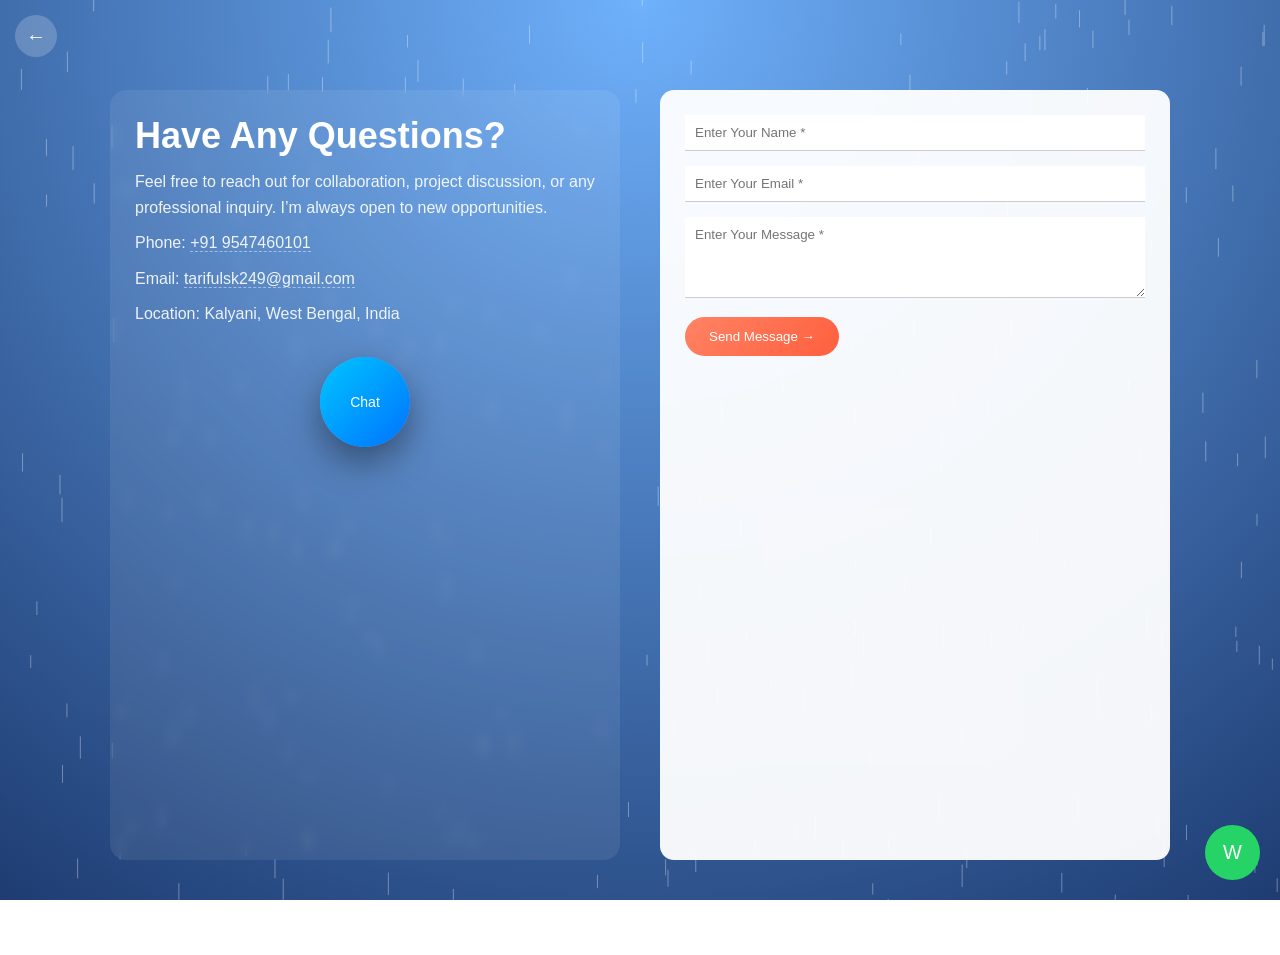
<file: Contact.html>
<!DOCTYPE html>
<html lang="en">
<head>
  <meta charset="UTF-8">
  <title>Contact | Tariful Sk</title>
  <meta name="viewport" content="width=device-width, initial-scale=1.0">
  <link rel="stylesheet" href="Contact.css">
</head>
<body>

<!-- RAIN BACKGROUND -->
<canvas id="rainCanvas"></canvas>

<!-- BACK TO HOME -->
<a href="./index.html" class="back-arrow">←</a>

<section class="contact-wrapper">

  <!-- LEFT INFO -->
  <div class="contact-info">
    <h1>Have Any Questions?</h1>

    <p>
      Feel free to reach out for collaboration, project discussion,
      or any professional inquiry. I’m always open to new opportunities.
    </p>

    <div class="details">
      <p>Phone: <a href="tel:+919547460101">+91 9547460101</a></p>
      <p>Email: <a href="mailto:tarifulsk249@gmail.com">tarifulsk249@gmail.com</a></p>
      <p>Location: Kalyani, West Bengal, India</p>
    </div>

    <!-- ANIMATED CONTACT ICON -->
    <div class="contact-icon" id="contactIcon">
      <div class="pulse-ring"></div>
      <div class="icon-circle">
        Chat
        <span class="click-text">Click Me</span>
      </div>
    </div>
  </div>

  <!-- RIGHT FORM -->
  <div class="contact-box">
    <form id="contactForm">
      <input type="text" id="username" placeholder="Enter Your Name *" required>
      <input type="email" placeholder="Enter Your Email *" required>
      <textarea rows="4" placeholder="Enter Your Message *" required></textarea>
      <button type="submit">Send Message →</button>
    </form>

    <!-- GOOGLE MAP -->
    <iframe
      src="https://www.google.com/maps?q=Kalyani,West%20Bengal,India&output=embed"
      loading="lazy">
    </iframe>
  </div>

</section>

<!-- WHATSAPP FLOAT BUTTON -->
<a href="#" id="whatsappBtn" class="whatsapp-btn">W</a>

<footer>
  © 2025 Tariful Sk | Full-Stack Web Developer
</footer>

<script src="Contact.js"></script>
</body>
</html>
</file>
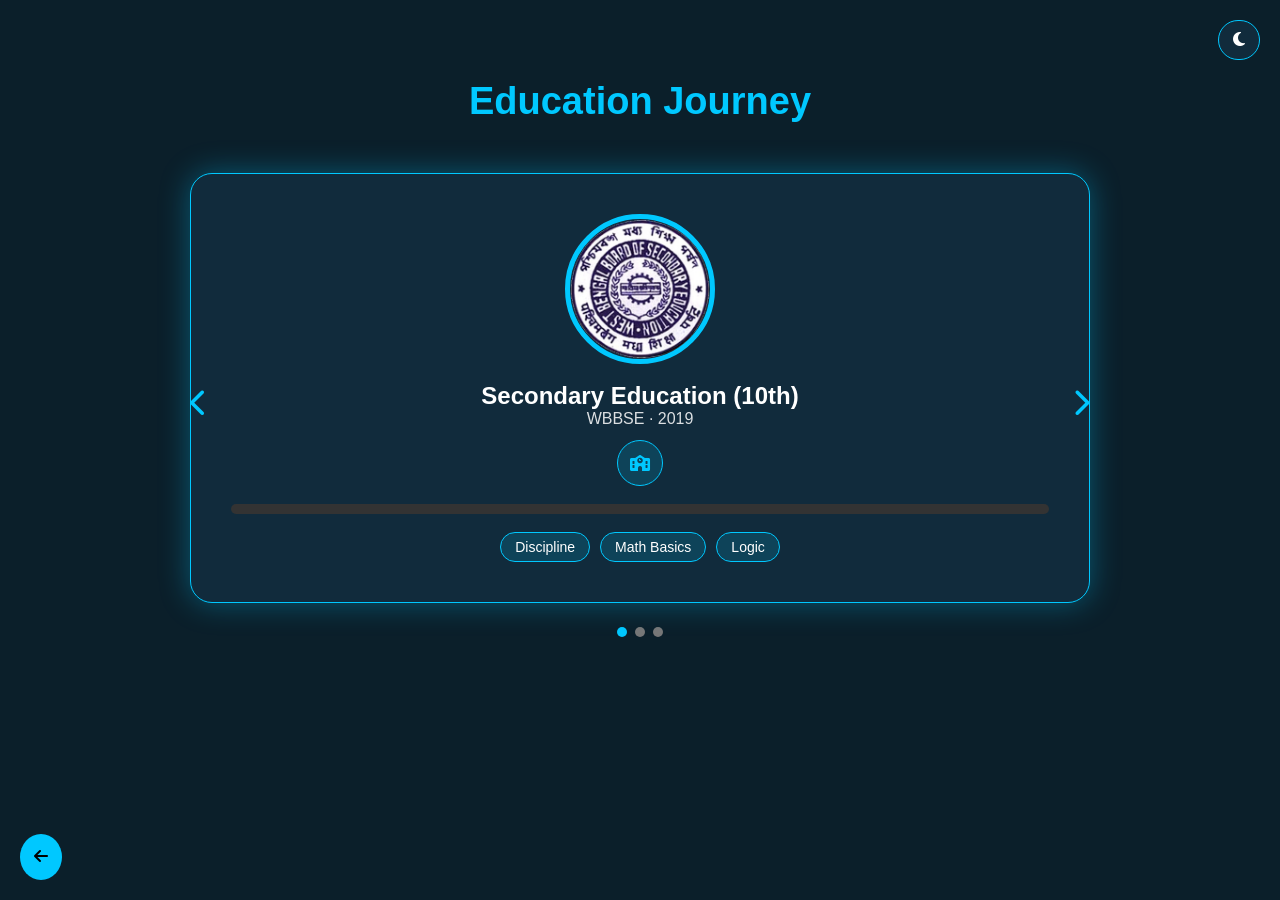
<file: education.html>
<!DOCTYPE html>
<html lang="en">
<head>
<meta charset="UTF-8">
<title>Education Journey</title>
<meta name="viewport" content="width=device-width, initial-scale=1.0">

<link rel="stylesheet"
 href="https://cdnjs.cloudflare.com/ajax/libs/font-awesome/6.5.0/css/all.min.css">
<link rel="stylesheet" href="./education.css">
</head>

<body>

<div class="theme-toggle" id="themeToggle">
  <i class="fas fa-moon"></i>
</div>

<section class="education">
  <h1 class="section-title">Education Journey</h1>

  <div class="slider" id="slider">

    <!-- SLIDE 1 -->
    <div class="slide active">
      <div class="circle">
        <img src="images/logo_mp.png">
      </div>

      <h2>Secondary Education (10th)</h2>
      <p class="meta">WBBSE · 2019</p>

      <div class="edu-icon"><i class="fas fa-school"></i></div>

      <div class="progress">
        <span data-progress="90%"></span>
      </div>

      <div class="skills">
        <span>Discipline</span>
        <span>Math Basics</span>
        <span>Logic</span>
      </div>
    </div>

    <!-- SLIDE 2 -->
    <div class="slide">
      <div class="circle">
        <img src="images/H.S LOGO.jpg">
      </div>

      <h2>Higher Secondary (PCM)</h2>
      <p class="meta"> I have done my Higher Secondary Education with 76.25% in 2021 respectively West Bengal Council of Higher Secondary Education.Specialized in (PCM) WBCHSE · North 24 Parganas </p>

      <div class="edu-icon"><i class="fas fa-building-columns"></i></div>

      <div class="progress">
        <span data-progress="76%"></span>
      </div>

      <div class="skills">
        <span>Physics</span>
        <span>Problem Solving</span>
        <span>Consistency</span>
      </div>
    </div>

    <!-- SLIDE 3 -->
    <div class="slide">
      <div class="circle">
        <img src="images/Kalyani-University-Logo.png">
      </div>

      <h2>B.Tech </h2>
      <p class="meta">B.Tech. in Information Technology
University_of_Kalyani

2026

Pursuing Bachelor of Technology (B.Tech.) in Information Technology (IT) from University of Kalyani, Nadia, West Bengal. "</p>

      <div class="edu-icon"><i class="fas fa-graduation-cap"></i></div>

      <div class="progress">
        <span data-progress="65%"></span>
      </div>

      <div class="skills">
        <span>Programming</span>
        <span>Web Development</span>
        <span>Problem Solving</span>
      </div>
    </div>

    <div class="nav">
      <button id="prev"><i class="fas fa-chevron-left"></i></button>
      <button id="next"><i class="fas fa-chevron-right"></i></button>
    </div>

  </div>

  <div class="dots" id="dots"></div>
</section>

<a href="index.html" class="back-home"><i class="fas fa-arrow-left"></i></a>

<script src="education.js"></script>
</body>
</html>
</file>
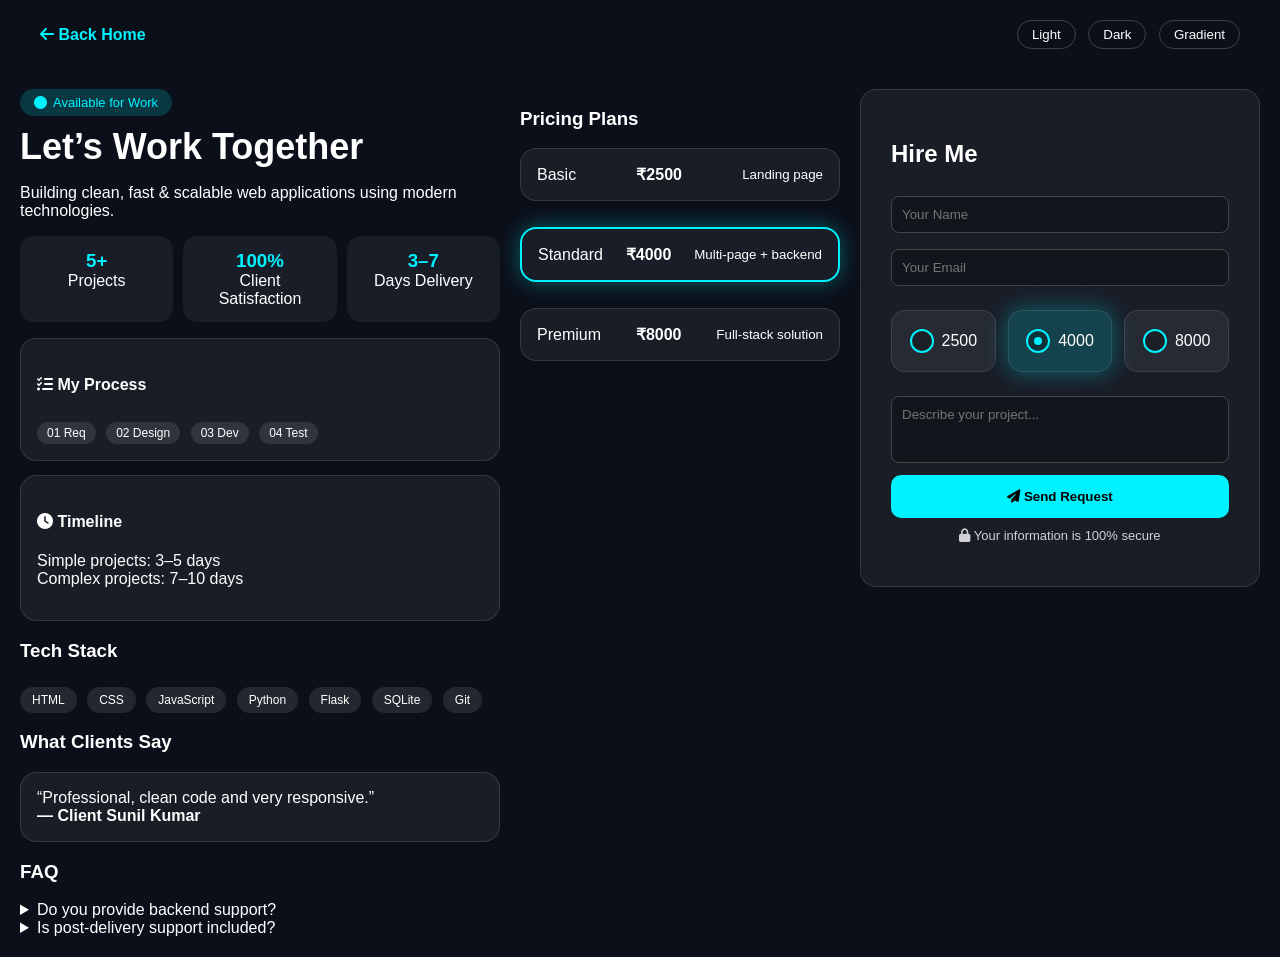
<file: hireme.html>
<!DOCTYPE html>
<html lang="en">
<head>
  <meta charset="UTF-8">
  <meta name="viewport" content="width=device-width, initial-scale=1.0">
  <title>Hire Me | Portfolio</title>

  <link rel="stylesheet" href="./hireme.css">
  <link rel="stylesheet" href="https://cdnjs.cloudflare.com/ajax/libs/font-awesome/6.5.0/css/all.min.css">
</head>

<!-- ❌ body class REMOVED -->
<body>

<!-- ================= NAV ================= -->
<nav class="navbar">
  <a href="./index.html" class="back-link">
    <i class="fas fa-arrow-left"></i> Back Home
  </a>

  <div class="theme-btns">
    <button onclick="changeTheme('light')">Light</button>
    <button onclick="changeTheme('dark')">Dark</button>
    <button onclick="changeTheme('gradient')">Gradient</button>
  </div>
</nav>

<!-- ================= DASHBOARD ================= -->
<div class="dashboard-wrapper">

  <!-- ========== LEFT PANEL ========== -->
  <aside class="left-panel">

    <div class="hero-text">
      <span class="status-pill">
        <i class="fas fa-circle"></i> Available for Work
      </span>
      <h1>Let’s Work Together</h1>
      <p>Building clean, fast & scalable web applications using modern technologies.</p>
    </div>

    <div class="stats-row">
      <div class="stat-box">
        <h3>5+</h3>
        <span>Projects</span>
      </div>
      <div class="stat-box">
        <h3>100%</h3>
        <span>Client Satisfaction</span>
      </div>
      <div class="stat-box">
        <h3>3–7</h3>
        <span>Days Delivery</span>
      </div>
    </div>

    <div class="info-grid">
      <div class="grid-card">
        <h4><i class="fas fa-tasks"></i> My Process</h4>
        <div class="mini-steps">
          <span>01 Req</span>
          <span>02 Design</span>
          <span>03 Dev</span>
          <span>04 Test</span>
        </div>
      </div>

      <div class="grid-card">
        <h4><i class="fas fa-clock"></i> Timeline</h4>
        <p>Simple projects: 3–5 days<br>Complex projects: 7–10 days</p>
      </div>
    </div>

    <div class="tech-stack">
      <h3>Tech Stack</h3>
      <div class="tech-tags">
        <span>HTML</span>
        <span>CSS</span>
        <span>JavaScript</span>
        <span>Python</span>
        <span>Flask</span>
        <span>SQLite</span>
        <span>Git</span>
      </div>
    </div>

    <div class="extra-info">
      <h3>What Clients Say</h3>
      <div class="testimonial-box">
        “Professional, clean code and very responsive.”  
        <br><b>— Client Sunil Kumar</b>
      </div>
    </div>

    <div class="extra-info">
      <h3>FAQ</h3>
      <details>
        <summary>Do you provide backend support?</summary>
        <p>Yes. Flask + SQLite / MySQL supported.</p>
      </details>
      <details>
        <summary>Is post-delivery support included?</summary>
        <p>Yes. Basic support is always included.</p>
      </details>
    </div>

  </aside>

  <!-- ========== PRICING PANEL ========== -->
  <section class="pricing-panel">
    <h3>Pricing Plans</h3>

    <div class="price-list">
      <div class="price-item">
        <span>Basic</span>
        <b>₹2500</b>
        <small>Landing page</small>
      </div>

      <div class="price-item featured">
        <span>Standard</span>
        <b>₹4000</b>
        <small>Multi-page + backend</small>
      </div>

      <div class="price-item">
        <span>Premium</span>
        <b>₹8000</b>
        <small>Full-stack solution</small>
      </div>
    </div>
  </section>

  <!-- ========== FORM PANEL ========== -->
  <section class="form-panel">
    <form id="hireForm" class="glass-card">

      <h2>Hire Me</h2>

      <input type="text" name="name" placeholder="Your Name" required>
      <input type="email" name="email" placeholder="Your Email" required>

      <div class="budget-row">
        <label><input type="radio" name="budget" value="2500"> 2500</label>
        <label><input type="radio" name="budget" value="4000" checked> 4000</label>
        <label><input type="radio" name="budget" value="8000"> 8000</label>
      </div>

      <textarea name="message" placeholder="Describe your project..." rows="3" required></textarea>

      <button type="submit" class="send-btn">
        <i class="fas fa-paper-plane"></i> Send Request
      </button>

      <p class="trust-note">
        <i class="fas fa-lock"></i> Your information is 100% secure
      </p>

    </form>
  </section>

</div>

<!-- SUCCESS MODAL -->
<div id="successModal" class="modal">
  <div class="modal-content">
    <i class="fas fa-check-circle"></i>
    <h2>Thank you for your request✅!</h2>
    <p> I’ll be in touch with you very soon.</p>
    <button onclick="closeModal()">Close</button>
  </div>
</div>

<script src="./hireme.js"></script>
</body>
</html>
</file>
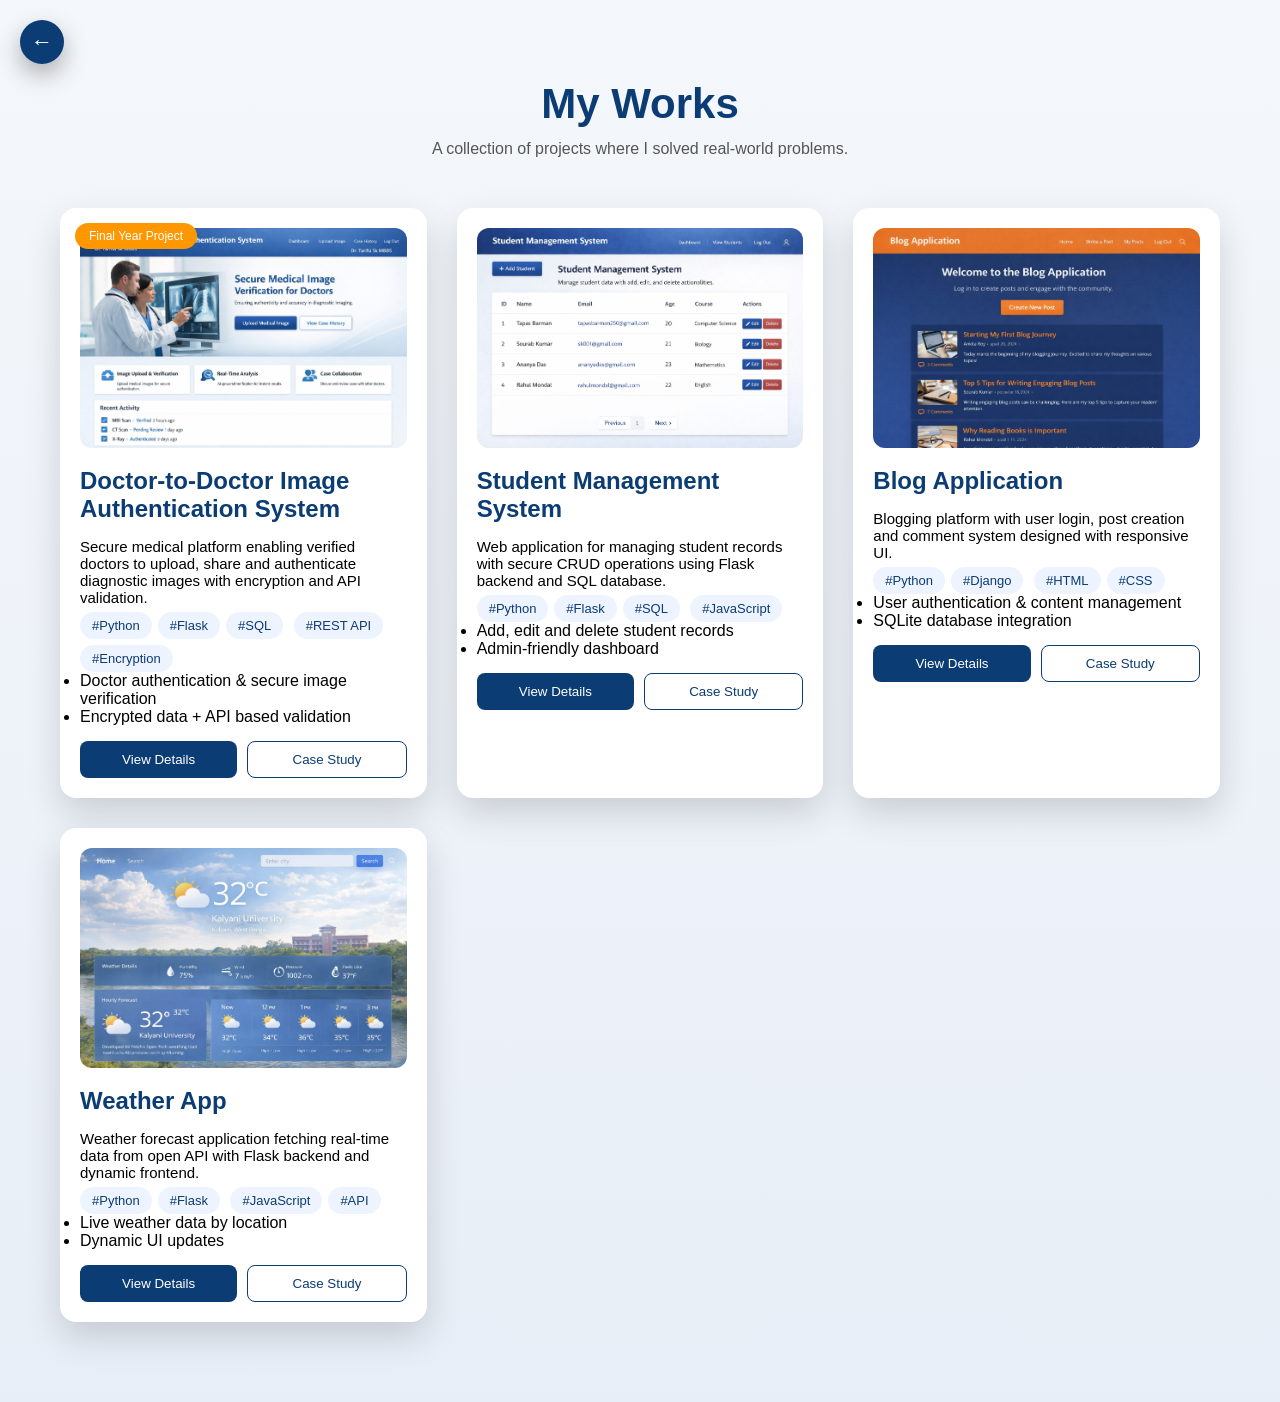
<file: My_Works.html>
<!DOCTYPE html>
<html lang="en">
<head>
  <meta charset="UTF-8">
  <title>My Works</title>
  <meta name="viewport" content="width=device-width, initial-scale=1.0">
  <link rel="stylesheet" href="./My_Works.css">
</head>
<body>

<!-- BACK TO HOME -->
<a href="./index.html" class="back-home">←</a>

<section class="myworks" id="top">
  <h1 class="fade-down">My Works</h1>
  <p class="subtitle fade-down">
    A collection of projects where I solved real-world problems.
  </p>

  <div class="project-grid">

    <!-- FINAL YEAR PROJECT -->
    <div class="project-card reveal">
      <span class="fy-badge pulse">Final Year Project</span>
      <img src="images/doctor to doctor.jpeg">

      <h2>Doctor-to-Doctor Image Authentication System</h2>
      <p class="desc">
        Secure medical platform enabling verified doctors to upload, share
        and authenticate diagnostic images with encryption and API validation.
      </p>

      <div class="tags">
        <span>#Python</span><span>#Flask</span><span>#SQL</span>
        <span>#REST API</span><span>#Encryption</span>
      </div>

      <ul>
        <li>Doctor authentication & secure image verification</li>
        <li>Encrypted data + API based validation</li>
      </ul>

      <div class="buttons">
        <button onclick="openDetails('doctor')">View Details</button>
        <button class="outline" onclick="openCase('doctor')">Case Study</button>
      </div>
    </div>

    <!-- STUDENT -->
    <div class="project-card reveal">
      <img src="images/Student management.jpeg">
      <h2>Student Management System</h2>
      <p class="desc">
        Web application for managing student records with secure CRUD
        operations using Flask backend and SQL database.
      </p>

      <div class="tags">
        <span>#Python</span><span>#Flask</span><span>#SQL</span>
        <span>#JavaScript</span>
      </div>

      <ul>
        <li>Add, edit and delete student records</li>
        <li>Admin-friendly dashboard</li>
      </ul>

      <div class="buttons">
        <button onclick="openDetails('student')">View Details</button>
        <button class="outline" onclick="openCase('student')">Case Study</button>
      </div>
    </div>

    <!-- BLOG -->
    <div class="project-card reveal">
      <img src="images/Blog.jpeg">
      <h2>Blog Application</h2>
      <p class="desc">
        Blogging platform with user login, post creation and comment system
        designed with responsive UI.
      </p>

      <div class="tags">
        <span>#Python</span><span>#Django</span>
        <span>#HTML</span><span>#CSS</span>
      </div>

      <ul>
        <li>User authentication & content management</li>
        <li>SQLite database integration</li>
      </ul>

      <div class="buttons">
        <button onclick="openDetails('blog')">View Details</button>
        <button class="outline" onclick="openCase('blog')">Case Study</button>
      </div>
    </div>

    <!-- WEATHER -->
    <div class="project-card reveal">
      <img src="images/Weather.jpeg">
      <h2>Weather App</h2>
      <p class="desc">
        Weather forecast application fetching real-time data from open API
        with Flask backend and dynamic frontend.
      </p>

      <div class="tags">
        <span>#Python</span><span>#Flask</span>
        <span>#JavaScript</span><span>#API</span>
      </div>

      <ul>
        <li>Live weather data by location</li>
        <li>Dynamic UI updates</li>
      </ul>

      <div class="buttons">
        <button onclick="openDetails('weather')">View Details</button>
        <button class="outline" onclick="openCase('weather')">Case Study</button>
      </div>
    </div>

  </div>
</section>

<script src="My_Works.js"></script>
</body>
</html>
</file>
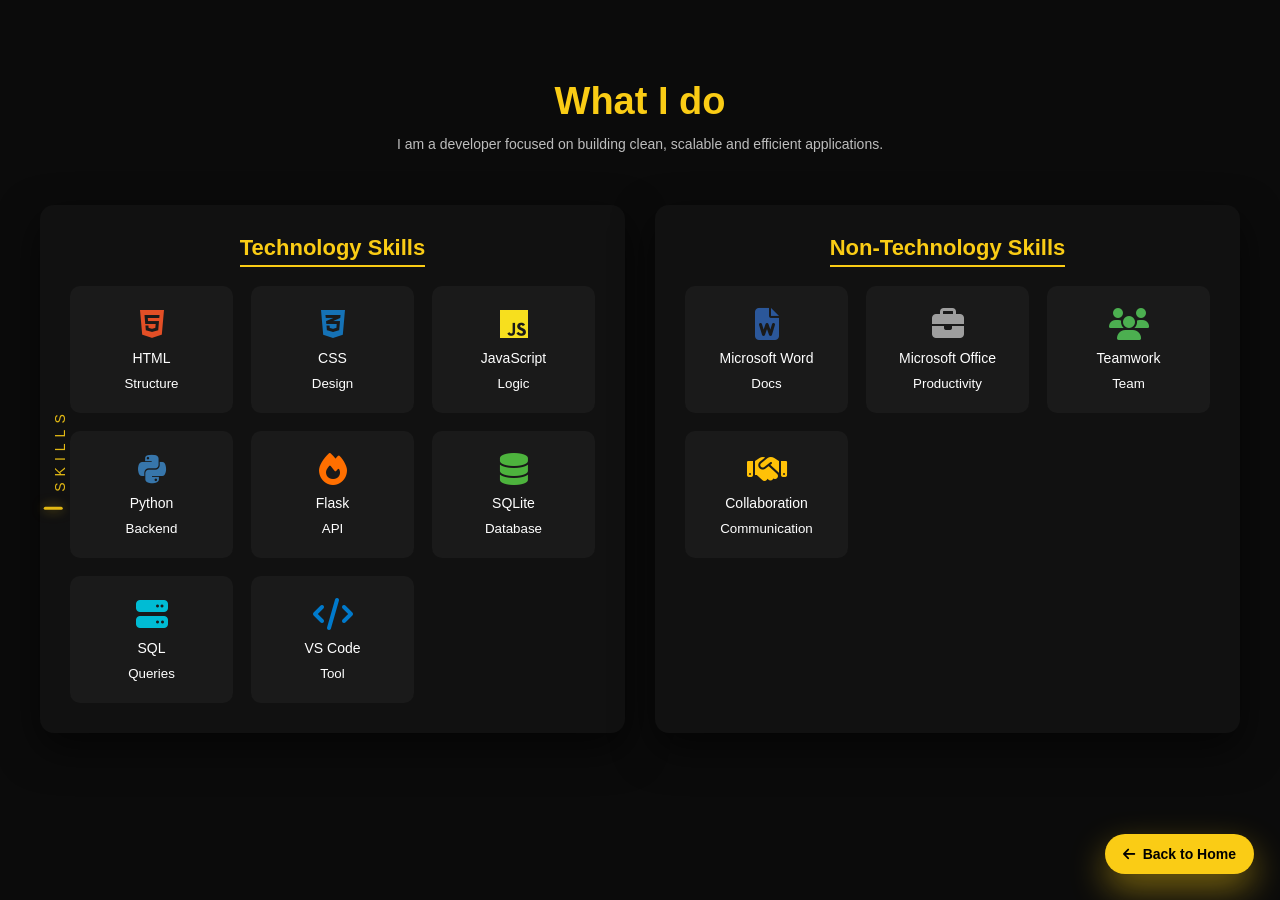
<file: skills.html>
<!DOCTYPE html>
<html lang="en">
<head>
  <meta charset="UTF-8">
  <title>Skills | Portfolio</title>
  <meta name="viewport" content="width=device-width, initial-scale=1.0">

  <!-- Font Awesome Icons -->
  <link rel="stylesheet" href="https://cdnjs.cloudflare.com/ajax/libs/font-awesome/6.5.0/css/all.min.css">

  <!-- Skills CSS -->
  <link rel="stylesheet" href="./skills.css">
</head>
<body>

<section class="skills-page" aria-label="Skills Section">

  <!-- Back Button -->
  <a href="./index.html" class="back-home" aria-label="Back to Home">
    <i class="fas fa-arrow-left"></i>
    <span>Back to Home</span>
  </a>

  <!-- Vertical Side Text -->
  <div class="vertical-skill-text" aria-hidden="true">SKILLS</div>

  <!-- Page Title -->
  <header class="skills-header">
    <h2 class="page-title">What I do</h2>
    <p class="page-desc">
      I am a developer focused on building clean, scalable and efficient applications.
    </p>
  </header>

  <!-- Skills Cards Wrapper -->
  <div class="cards-wrapper">

    <!-- ================= TECHNOLOGY SKILLS ================= -->
    <article class="skills-card">
      <h3 class="card-title">Technology Skills</h3>

      <div class="skills-grid">

        <div class="skill-box" data-percent="90" title="Markup Language">
          <i class="fab fa-html5"></i>
          <span>HTML</span>
          <small>Structure</small>
        </div>

        <div class="skill-box" data-percent="85" title="Styling & Layout">
          <i class="fab fa-css3-alt"></i>
          <span>CSS</span>
          <small>Design</small>
        </div>

        <div class="skill-box" data-percent="70" title="Frontend Logic">
          <i class="fab fa-js"></i>
          <span>JavaScript</span>
          <small>Logic</small>
        </div>

        <div class="skill-box" data-percent="65" title="Backend Programming">
          <i class="fab fa-python"></i>
          <span>Python</span>
          <small>Backend</small>
        </div>

        <div class="skill-box" data-percent="70" title="Python Micro Framework">
          <i class="fas fa-fire"></i>
          <span>Flask</span>
          <small>API</small>
        </div>

        <div class="skill-box" data-percent="70" title="Lightweight Database">
          <i class="fas fa-database"></i>
          <span>SQLite</span>
          <small>Database</small>
        </div>

        <div class="skill-box" data-percent="65" title="Query Language">
          <i class="fas fa-server"></i>
          <span>SQL</span>
          <small>Queries</small>
        </div>

        <div class="skill-box" data-percent="100" title="Code Editor">
          <i class="fas fa-code"></i>
          <span>VS Code</span>
          <small>Tool</small>
        </div>

      </div>
    </article>

    <!-- ================= NON-TECHNOLOGY SKILLS ================= -->
    <article class="skills-card">
      <h3 class="card-title">Non-Technology Skills</h3>

      <div class="skills-grid">

        <div class="skill-box" data-percent="90" title="Documentation">
          <i class="fas fa-file-word"></i>
          <span>Microsoft Word</span>
          <small>Docs</small>
        </div>

        <div class="skill-box" data-percent="85" title="Office Tools">
          <i class="fas fa-briefcase"></i>
          <span>Microsoft Office</span>
          <small>Productivity</small>
        </div>

        <div class="skill-box" data-percent="90" title="Team Collaboration">
          <i class="fas fa-users"></i>
          <span>Teamwork</span>
          <small>Team</small>
        </div>

        <div class="skill-box" data-percent="95" title="Professional Coordination">
          <i class="fas fa-handshake"></i>
          <span>Collaboration</span>
          <small>Communication</small>
        </div>

      </div>
    </article>

  </div>

</section>

<script src="./skills.js"></script>
</body>
</html>
</file>
<file: Contact.css>
*{
  margin:0;
  padding:0;
  box-sizing:border-box;
  font-family:Segoe UI, sans-serif;
}

body{
  color:#fff;
  overflow-x:hidden;
}

/* RAIN BACKGROUND */
#rainCanvas{
  position:fixed;
  inset:0;
  z-index:-1;
  background:radial-gradient(circle at top,#6fb1fc,#1e3c72);
}

/* BACK ARROW */
.back-arrow{
  position:fixed;
  top:15px;
  left:15px;
  width:42px;
  height:42px;
  border-radius:50%;
  background:rgba(255,255,255,.2);
  color:#fff;
  text-decoration:none;
  display:flex;
  align-items:center;
  justify-content:center;
  font-size:20px;
  z-index:1000;
  transition:.3s;
}
.back-arrow:hover{
  transform:scale(1.1);
}

/* MAIN LAYOUT */
.contact-wrapper{
  min-height:100vh;
  padding:90px 20px 40px;
  max-width:1100px;
  margin:auto;
  display:flex;
  gap:40px;
}

/* LEFT */
.contact-info{
  flex:1;
  background:rgba(255,255,255,.08);
  padding:25px;
  border-radius:16px;
  backdrop-filter:blur(6px);
}

.contact-info h1{
  font-size:36px;
  margin-bottom:12px;
}

.contact-info p{
  opacity:.9;
  line-height:1.6;
}

.details p{
  margin:10px 0;
}
.details a{
  color:#fff;
  text-decoration:none;
  border-bottom:1px dashed rgba(255,255,255,.5);
}

/* CONTACT ICON */
.contact-icon{
  width:90px;
  height:90px;
  margin:30px auto 0;
  position:relative;
  cursor:pointer;
}

.pulse-ring{
  position:absolute;
  inset:0;
  border-radius:50%;
  background:rgba(255,255,255,.25);
  animation:pulse 2.5s infinite;
}

.icon-circle{
  width:90px;
  height:90px;
  border-radius:50%;
  background:linear-gradient(135deg,#00c6ff,#0072ff);
  display:flex;
  align-items:center;
  justify-content:center;
  text-align:center;
  font-size:14px;
  box-shadow:0 15px 35px rgba(0,0,0,.4);
  position:relative;
  animation:float 4s ease-in-out infinite;
}

.click-text{
  position:absolute;
  bottom:-22px;
  font-size:12px;
  background:rgba(0,0,0,.6);
  padding:3px 8px;
  border-radius:6px;
  opacity:0;
  transition:.3s;
}
.contact-icon:hover .click-text{
  opacity:1;
}

/* RIGHT FORM */
.contact-box{
  flex:1;
  background:rgba(255,255,255,.95);
  color:#000;
  padding:25px;
  border-radius:14px;
}

.contact-box input,
.contact-box textarea{
  width:100%;
  padding:10px;
  margin-bottom:15px;
  border:none;
  border-bottom:1px solid #ccc;
}

.contact-box button{
  background:linear-gradient(135deg,#ff8364,#ff5f3d);
  border:none;
  color:#fff;
  padding:12px 24px;
  border-radius:30px;
  cursor:pointer;
  transition:.4s;
}
.contact-box button:hover{
  transform:translateY(-3px);
  box-shadow:0 12px 30px rgba(255,95,61,.6);
}

.contact-box iframe{
  width:100%;
  height:200px;
  border:none;
  border-radius:10px;
  margin-top:15px;
}

/* WHATSAPP FLOAT */
.whatsapp-btn{
  position:fixed;
  right:20px;
  bottom:20px;
  width:55px;
  height:55px;
  background:#25d366;
  color:#fff;
  border-radius:50%;
  display:flex;
  align-items:center;
  justify-content:center;
  text-decoration:none;
  font-size:20px;
  animation:whPulse 2.5s infinite;
}

@keyframes whPulse{
  0%{box-shadow:0 0 0 0 rgba(37,211,102,.6)}
  70%{box-shadow:0 0 0 25px rgba(37,211,102,0)}
}

/* FOOTER */
footer{
  text-align:center;
  padding:20px;
  font-size:13px;
  opacity:.8;
}

/* ANIMATIONS */
@keyframes pulse{
  0%{transform:scale(1);opacity:.6}
  70%{transform:scale(1.6);opacity:0}
  100%{opacity:0}
}
@keyframes float{
  0%,100%{transform:translateY(0)}
  50%{transform:translateY(-10px)}
}

/* MOBILE */
@media(max-width:768px){
  .contact-wrapper{
    flex-direction:column;
  }
}
</file>
<file: education.css>
:root{
  --bg:#0b1f2a;
  --card:#112b3c;
  --text:#fff;
  --accent:#00c8ff;
}

body.light{
  --bg:#f4f7fb;
  --card:#fff;
  --text:#111;
  --accent:#0066ff;
}

*{margin:0;padding:0;box-sizing:border-box;font-family:Segoe UI,sans-serif}

body{
  background:var(--bg);
  color:var(--text);
  transition:.4s;
}

/* TITLE */
.section-title{
  text-align:center;
  font-size:38px;
  color:var(--accent);
  margin:80px 0 50px;
}

/* THEME */
.theme-toggle{
  position:fixed;
  top:20px;right:20px;
  background:var(--card);
  padding:10px 14px;
  border-radius:30px;
  border:1px solid var(--accent);
  cursor:pointer;
  z-index:1000;
}

/* SLIDER */
.slider{
  max-width:900px;
  margin:auto;
  position:relative;
}

/* CARD */
.slide{
  display:none;
  background:var(--card);
  padding:40px;
  border-radius:22px;
  border:1px solid rgba(0,200,255,.25);
  text-align:center;
  cursor:pointer;
  transition:.45s ease;
}

.slide.active{
  display:block;
  box-shadow:0 0 30px rgba(0,200,255,.35);
  border-color:var(--accent);
}

/* HOVER LIFT */
.slide:hover{
  transform:translateY(-10px) scale(1.02);
}

/* PHOTO */
.circle{
  width:150px;height:150px;
  margin:0 auto 18px;
  border-radius:50%;
  border:5px solid var(--accent);
  overflow:hidden;
}

.circle img{
  width:100%;height:100%;
  object-fit:cover;
}

/* ICON */
.edu-icon{
  width:46px;height:46px;
  margin:12px auto;
  border-radius:50%;
  background:rgba(0,200,255,.15);
  border:1px solid var(--accent);
  display:flex;
  align-items:center;
  justify-content:center;
}

.edu-icon i{color:var(--accent);}

/* META */
.meta{opacity:.85;margin-bottom:12px}

/* PROGRESS */
.progress{
  background:#333;
  border-radius:20px;
  overflow:hidden;
  margin:18px 0;
}

.progress span{
  display:block;
  height:10px;
  width:0;
  background:var(--accent);
  transition:1.5s ease;
}

/* SKILLS */
.skills{
  display:flex;
  justify-content:center;
  flex-wrap:wrap;
  gap:10px;
}

.skills span{
  padding:6px 14px;
  border-radius:20px;
  border:1px solid var(--accent);
  background:rgba(0,200,255,.15);
  font-size:14px;
}

/* NAV */
.nav{
  position:absolute;
  top:50%;
  width:100%;
  display:flex;
  justify-content:space-between;
}

.nav button{
  background:none;border:none;
  font-size:28px;
  color:var(--accent);
  cursor:pointer;
}

/* DOTS */
.dots{text-align:center;margin-top:20px}
.dots span{
  width:10px;height:10px;
  background:#777;
  border-radius:50%;
  display:inline-block;
  margin:0 4px;
}
.dots span.active{background:var(--accent)}

/* BACK HOME */
.back-home{
  position:fixed;
  bottom:20px;left:20px;
  background:var(--accent);
  color:#000;
  padding:14px;
  border-radius:50%;
  text-decoration:none;
}
</file>
<file: hireme.css>
/* ================= THEME VARIABLES ================= */
:root{
  --accent:#00f2fe;
  --bg:#0b0f19;
  --card:rgba(255,255,255,0.06);
  --text:#ffffff;
}

/* 🔥 THEME OVERRIDES (BOUND TO BODY) */
body.light-theme{
  --bg:#f8fafc;
  --text:#1e293b;
  --card:#ffffff;
  --accent:#2563eb;
}

body.dark-theme{
  --bg:#0b0f19;
  --text:#ffffff;
  --card:rgba(255,255,255,0.06);
  --accent:#00f2fe;
}

body.gradient-theme{
  --bg:linear-gradient(135deg,#0f172a,#1e293b);
  --text:#ffffff;
  --card:rgba(255,255,255,0.1);
  --accent:#f59e0b;
}

/* ================= BASE ================= */
*{
  box-sizing:border-box;
  font-family:Inter,Segoe UI,sans-serif;
}

html, body{
  min-height:100%;
}

html{
  background:var(--bg);
}

body{
  margin:0;
  background:var(--bg);
  color:var(--text);
  transition:background .4s,color .4s;
}

/* ================= NAVBAR ================= */
.navbar{
  display:flex;
  justify-content:space-between;
  align-items:center;
  padding:20px 40px;
}
.back-link{
  color:var(--accent);
  text-decoration:none;
  font-weight:600;
}
.theme-btns button{
  margin-left:8px;
  padding:6px 14px;
  border-radius:20px;
  border:1px solid rgba(255,255,255,.2);
  background:transparent;
  color:var(--text);
  cursor:pointer;
  transition:.25s ease;
}
.theme-btns button:hover{
  background:var(--accent);
  color:#000;
  box-shadow:0 0 15px rgba(0,242,254,.4);
  transform:translateY(-2px);
}
.theme-btns button:active{
  transform:scale(.95);
}

/* ================= LAYOUT ================= */
.dashboard-wrapper{
  display:grid;
  grid-template-columns:1.2fr .8fr 1fr;
  gap:20px;
  max-width:1300px;
  margin:auto;
  padding:20px;
}

/* ================= COMMON CARD ================= */
.grid-card,
.glass-card,
.price-item,
.testimonial-box{
  background:var(--card);
  padding:16px;
  border-radius:16px;
  border:1px solid rgba(255,255,255,.12);
  margin-bottom:14px;
}

/* ================= HERO ================= */
.hero-text h1{
  font-size:36px;
  margin:10px 0;
}
.status-pill{
  display:inline-flex;
  align-items:center;
  gap:6px;
  padding:6px 14px;
  border-radius:20px;
  background:rgba(0,242,254,.18);
  color:var(--accent);
  font-size:13px;
}

/* ================= STATS ================= */
.stats-row{
  display:flex;
  gap:10px;
  margin:16px 0;
}
.stat-box{
  flex:1;
  text-align:center;
  padding:14px;
  background:var(--card);
  border-radius:14px;
}
.stat-box h3{
  margin:0;
  color:var(--accent);
}

/* ================= PROCESS ================= */
.mini-steps span{
  display:inline-block;
  margin:6px 6px 0 0;
  padding:4px 10px;
  font-size:12px;
  border-radius:12px;
  background:rgba(255,255,255,.1);
}

/* ================= TECH STACK ================= */
.tech-tags span{
  display:inline-block;
  padding:6px 12px;
  margin:6px 6px 0 0;
  border-radius:16px;
  background:rgba(255,255,255,.1);
  font-size:12px;
}

/* ================= PRICING ================= */
.price-list{
  display:flex;
  flex-direction:column;
  gap:12px;
}
.price-item{
  display:flex;
  justify-content:space-between;
  align-items:center;
  cursor:pointer;
  transition:.3s;
}
.price-item:hover{
  transform:translateY(-3px);
  box-shadow:0 0 18px rgba(0,242,254,.2);
}
.price-item.featured{
  border:2px solid var(--accent);
  box-shadow:0 0 22px rgba(0,242,254,.35);
}

/* ================= FORM ================= */
.glass-card{
  backdrop-filter:blur(14px);
  padding:30px;
}
input,textarea{
  width:100%;
  background:rgba(0,0,0,.25);
  border:1px solid #444;
  color:var(--text);
  padding:10px;
  margin:8px 0;
  border-radius:8px;
}
textarea{resize:none}

/* ================= BUDGET RADIO ================= */
.budget-row{
  display:flex;
  justify-content:space-between;
  gap:12px;
  margin:16px 0;
}
.budget-row label{
  flex:1;
  display:flex;
  align-items:center;
  justify-content:center;
  gap:8px;
  padding:10px;
  border-radius:14px;
  cursor:pointer;
  background:rgba(255,255,255,.06);
  border:1px solid rgba(255,255,255,.1);
  transition:.3s;
}
.budget-row input{
  appearance:none;
  width:18px;
  height:18px;
  border-radius:50%;
  border:2px solid var(--accent);
  display:grid;
  place-content:center;
}
.budget-row input::before{
  content:"";
  width:8px;
  height:8px;
  border-radius:50%;
  background:var(--accent);
  transform:scale(0);
  transition:.25s;
}
.budget-row input:checked::before{
  transform:scale(1);
}
.budget-row label:hover{
  transform:translateY(-2px);
}
.budget-row label:has(input:checked){
  background:rgba(0,242,254,.18);
  box-shadow:0 0 25px rgba(0,242,254,.35);
}

/* ================= SEND BUTTON ================= */
.send-btn{
  width:100%;
  padding:14px;
  background:var(--accent);
  color:#000;
  border:none;
  border-radius:10px;
  font-weight:700;
  cursor:pointer;
  transition:.3s;
}
.send-btn:hover{
  transform:translateY(-2px);
  box-shadow:0 0 20px rgba(0,242,254,.4);
}

/* ================= TRUST NOTE ================= */
.trust-note{
  margin-top:10px;
  font-size:13px;
  opacity:.8;
  text-align:center;
}

/* ================= MODAL ================= */
.modal{
  display:none;
  position:fixed;
  inset:0;
  background:rgba(0,0,0,.8);
  justify-content:center;
  align-items:center;
}
.modal-content{
  background:#1e293b;
  padding:40px;
  border-radius:20px;
  text-align:center;
  border:1px solid var(--accent);
}

/* ================= RESPONSIVE ================= */
@media(max-width:1024px){
  .dashboard-wrapper{
    grid-template-columns:1fr;
  }
}
</file>
<file: My_Works.css>
*{
  margin:0;
  padding:0;
  box-sizing:border-box;
  font-family:Segoe UI, sans-serif;
}

body{
  background:linear-gradient(#f4f7fb,#e8eef7);
}

/* BACK HOME */
.back-home{
  position:fixed;
  top:20px;
  left:20px;
  width:44px;
  height:44px;
  background:#0b3c74;
  color:#fff;
  border-radius:50%;
  display:flex;
  align-items:center;
  justify-content:center;
  font-size:22px;
  text-decoration:none;
  box-shadow:0 10px 25px rgba(0,0,0,.3);
  z-index:1000;
}

/* SECTION */
.myworks{
  max-width:1200px;
  margin:auto;
  padding:80px 20px;
  text-align:center;
}

.myworks h1{
  font-size:42px;
  color:#0b3c74;
}

.subtitle{
  margin:12px 0 50px;
  color:#555;
}

/* GRID */
.project-grid{
  display:grid;
  grid-template-columns:repeat(auto-fit,minmax(300px,1fr));
  gap:30px;
}

/* CARD */
.project-card{
  position:relative;
  background:#fff;
  padding:20px;
  border-radius:16px;
  box-shadow:0 15px 35px rgba(0,0,0,.15);
  text-align:left;
  transform:translateY(40px);
  opacity:0;
  transition:1s;
}

.project-card.show{
  transform:none;
  opacity:1;
}

.project-card img{
  width:100%;
  height:220px;
  object-fit:cover;
  border-radius:12px;
  transition:.5s;
}

.project-card:hover img{
  transform:scale(1.08);
}

/* BADGE */
.fy-badge{
  position:absolute;
  top:15px;
  left:15px;
  background:#ff9800;
  color:#fff;
  padding:6px 14px;
  font-size:12px;
  border-radius:20px;
}

.pulse{
  animation:pulse 2s infinite;
}

@keyframes pulse{
  0%{box-shadow:0 0 0 0 rgba(255,152,0,.7);}
  70%{box-shadow:0 0 0 15px rgba(255,152,0,0);}
  100%{box-shadow:0 0 0 0 rgba(255,152,0,0);}
}

/* TEXT */
.project-card h2{margin:15px 0;color:#0b3c74;}
.desc{color:hsl(0, 0%, 0%);font-size:15px}

/* TAGS */
.tags span{
  background:#eef4ff;
  color:#0b3c74;
  padding:6px 12px;
  border-radius:20px;
  font-size:13px;
  margin:6px 6px 0 0;
  display:inline-block;
}

/* BUTTONS */
.buttons{
  display:flex;
  gap:10px;
  margin-top:15px;
}

.buttons button{
  flex:1;
  padding:10px;
  border:none;
  background:#0b3c74;
  color:#fff;
  border-radius:8px;
  cursor:pointer;
}

.buttons .outline{
  background:#fff;
  color:#0b3c74;
  border:1px solid #0b3c74;
}
</file>
<file: skills.css>
*{
  margin:0;
  padding:0;
  box-sizing:border-box;
  font-family:Segoe UI, sans-serif;
}

body{
  background:#0b0b0b;
  color:#fff;
}

/* ================= FULL PAGE ================= */
.skills-page{
  min-height:100vh;
  padding:80px 20px;
  text-align:center;
  position:relative;
}

/* ================= TOP TEXT ================= */
.page-title{
  font-size:38px;
  color:#facc15;
  margin-bottom:10px;
}

.page-desc{
  max-width:720px;
  margin:0 auto 50px;
  color:#bdbdbd;
  font-size:14px;
  line-height:1.6;
}

/* ================= TWO CARDS WRAPPER ================= */
.cards-wrapper{
  max-width:1200px;
  margin:auto;
  display:grid;
  grid-template-columns:repeat(auto-fit,minmax(320px,1fr));
  gap:30px;
}

/* ================= MAIN CARD ================= */
.skills-card{
  background:#111;
  padding:30px;
  border-radius:14px;
  box-shadow:0 15px 40px rgba(0,0,0,0.6);
}

/* ================= CARD TITLE ================= */
.card-title{
  font-size:22px;
  color:#facc15;
  margin-bottom:25px;
  position:relative;
  display:inline-block;
}

.card-title::after{
  content:"";
  position:absolute;
  left:0;
  bottom:-6px;
  width:100%;
  height:2px;
  background:#facc15;
}

/* ================= GRID ================= */
.skills-grid{
  display:grid;
  grid-template-columns:repeat(auto-fit,minmax(140px,1fr));
  gap:18px;
}

/* ================= SKILL BOX ================= */
.skill-box{
  background:#1a1a1a;
  padding:22px 10px;
  border-radius:10px;
  display:flex;
  flex-direction:column;
  align-items:center;
  gap:10px;
  transition:0.3s ease;
}

/* ===== ICON (NO FORCED COLOR – ORIGINAL BRAND COLOR) ===== */
.skill-box i{
  font-size:32px;
  animation: floatUpDown 4s ease-in-out infinite,
             swaySide 6s ease-in-out infinite;
  will-change: transform;
}

/* Text */
.skill-box span{
  font-size:14px;
}

/* ================= HOVER ================= */
.skill-box:hover{
  transform:translateY(-6px);
  box-shadow:0 0 20px rgba(250,204,21,0.35);
}

/* Stop icon floating on hover */
.skill-box:hover i{
  animation-play-state: paused;
  transform:translateY(-6px) scale(1.1);
}

/* ================= ICON ANIMATION DELAYS ================= */
.skill-box:nth-child(1) i{ animation-delay:0s, 0s; }
.skill-box:nth-child(2) i{ animation-delay:0.6s, 1s; }
.skill-box:nth-child(3) i{ animation-delay:1.2s, 2s; }
.skill-box:nth-child(4) i{ animation-delay:1.8s, 3s; }
.skill-box:nth-child(5) i{ animation-delay:0.4s, 1.5s; }
.skill-box:nth-child(6) i{ animation-delay:1s, 2.5s; }
.skill-box:nth-child(7) i{ animation-delay:1.6s, 0.8s; }
.skill-box:nth-child(8) i{ animation-delay:2.2s, 1.8s; }

/* ================= FLOAT ANIMATIONS ================= */
@keyframes floatUpDown{
  0%   { transform:translateY(0); }
  50%  { transform:translateY(-10px); }
  100% { transform:translateY(0); }
}

@keyframes swaySide{
  0%   { transform:translateX(0); }
  50%  { transform:translateX(6px); }
  100% { transform:translateX(0); }
}

/* ================= LEFT VERTICAL SKILLS TEXT ================= */
.vertical-skill-text{
  position:absolute;
  left:18px;
  top:50%;
  transform:translateY(-50%) rotate(-90deg);
  font-size:14px;
  letter-spacing:6px;
  color:#facc15;
  opacity:0.9;
  animation: skillFloat 3.5s ease-in-out infinite;
  pointer-events:none;
}

.vertical-skill-text::before{
  content:"";
  position:absolute;
  left:-18px;
  top:-8px;
  width:3px;
  height:120%;
  background:#facc15;
  border-radius:2px;
  box-shadow:0 0 12px rgba(250,204,21,0.6);
  animation: linePulse 2.5s ease-in-out infinite;
}

@keyframes skillFloat{
  0%{
    opacity:0.4;
    transform:translateY(-50%) rotate(-90deg) translateX(8px);
  }
  50%{
    opacity:1;
    transform:translateY(-50%) rotate(-90deg) translateX(0);
  }
  100%{
    opacity:0.4;
    transform:translateY(-50%) rotate(-90deg) translateX(8px);
  }
}

@keyframes linePulse{
  0%{ opacity:0.3; }
  50%{ opacity:1; }
  100%{ opacity:0.3; }
}

/* ================= BACK TO HOME BUTTON ================= */
.back-home{
  position:fixed;
  bottom:26px;
  right:26px;
  background:#facc15;
  color:#000;
  padding:12px 18px;
  border-radius:30px;
  font-size:14px;
  font-weight:600;
  text-decoration:none;
  display:flex;
  align-items:center;
  gap:8px;
  box-shadow:0 15px 35px rgba(250,204,21,0.45);
  transition:0.35s ease;
  z-index:999;
}

.back-home i{
  transition:0.35s ease;
}

.back-home:hover{
  transform:translateY(-6px);
  box-shadow:0 20px 45px rgba(250,204,21,0.65);
}

.back-home:hover i{
  transform:translateX(-6px);
}

/* ================= MOBILE ================= */
@media (max-width:600px){

  .skills-page{
    padding:50px 14px;
  }

  .page-title{
    font-size:28px;
    margin-bottom:6px;
  }

  .page-desc{
    font-size:13px;
    margin-bottom:30px;
  }

  .cards-wrapper{
    gap:20px;
  }

  .skills-card{
    padding:22px;
  }

  .card-title{
    font-size:20px;
    margin-bottom:18px;
  }

  .skills-grid{
    gap:14px;
  }

  .skill-box{
    padding:18px 8px;
  }

  .vertical-skill-text{
    left:6px;
    font-size:11px;
    letter-spacing:4px;
    opacity:0.7;
  }

  .vertical-skill-text::before{
    height:100%;
    left:-12px;
  }

  .skill-box i{
    animation-duration:5s, 8s;
  }

  .back-home{
    bottom:18px;
    right:18px;
    padding:10px 15px;
    font-size:13px;
  }
}
.skill-box{
  position: relative;
}
/* ================= SKILL PERCENT (HOVER) ================= */
.skill-percent{
  position:absolute;
  top:10px;
  right:12px;
  font-size:13px;
  font-weight:600;
  color:#facc15;
  background:rgba(0,0,0,0.4);
  padding:4px 8px;
  border-radius:12px;
  opacity:0;
  transform:translateY(6px);
  transition:0.3s ease;
  pointer-events:none;
}

/* show percentage on hover */
.skill-box:hover .skill-percent{
  opacity:1;
  transform:translateY(0);
}
@media (max-width:600px){
  .skill-percent{
    font-size:12px;
    padding:3px 7px;
  }
}
</file>
